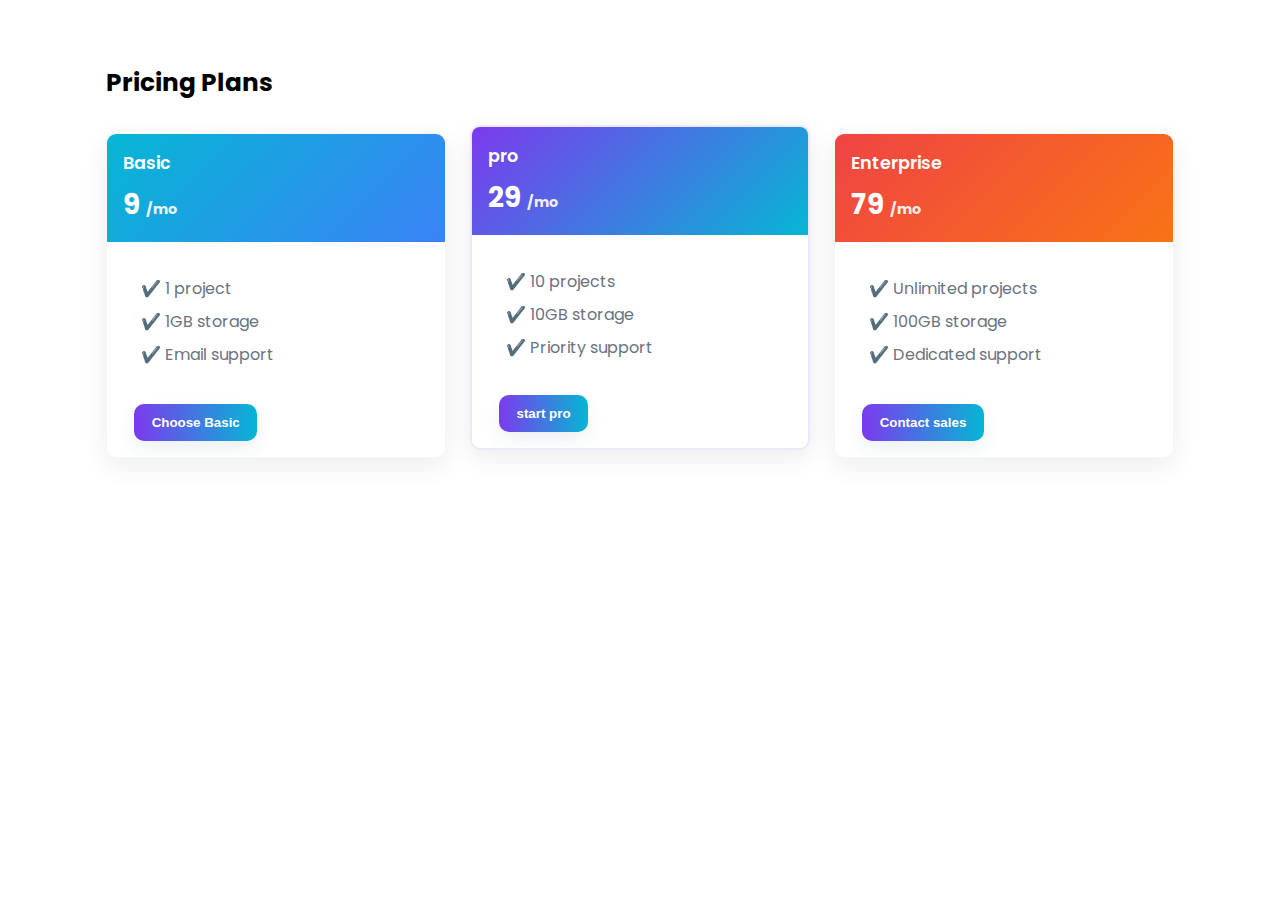
<file: project-02-Pricing-Table/index.html>
<!DOCTYPE html>
<html lang="en">
  <head>
    <meta charset="UTF-8" />
    <meta name="viewport" content="width=device-width, initial-scale=1.0" />
    <title>Responsive Pricing Tables</title>
    <link rel="stylesheet" href="style.css" />
  </head>
  <body>
    <section class="container">
      <div class="header">
        <h1>Pricing Plans</h1>
      </div>

      <div class="plans">
        <!-- Basic -->
        <article class="card">
          <div class="card_header">
            <h3 class="card_title">Basic</h3>
            <div class="card_price">
              <span class="price">9</span>
              <span class="card_period">/mo</span>
            </div>
          </div>
          <div class="card-body">
            <ul class="fetures">
              <li>✔️ 1 project</li>
              <li>✔️ 1GB storage</li>
              <li>✔️ Email support</li>
            </ul>
          </div>

          <div class="btn-wraper">
            <button class="btn">Choose Basic</button>
          </div>
        </article>
        <!-- Pro -->
        <article class="card featured">
          <div class="card_header second">
            <h3 class="card_title">pro</h3>
            <div class="card_price">
              <span class="price">29</span>
              <span class="card_period">/mo</span>
            </div>
          </div>
          <div class="card-body">
            <ul class="fetures">
              <li>✔️ 10 projects</li>
              <li>✔️ 10GB storage</li>
              <li>✔️ Priority support</li>
            </ul>
          </div>

          <div class="btn-wraper">
            <button class="btn">start pro</button>
          </div>
        </article>
        <!-- Enterprise -->
        <article class="card">
          <div class="card_header third">
            <h3 class="card_title">Enterprise</h3>
            <div class="card_price">
              <span class="price">79</span>
              <span class="card_period">/mo</span>
            </div>
          </div>
          <div class="card-body">
            <ul class="fetures">
              <li>✔️ Unlimited projects</li>
              <li>✔️ 100GB storage</li>
              <li>✔️ Dedicated support</li>
            </ul>
          </div>

          <div class="btn-wraper">
            <button class="btn">Contact sales</button>
          </div>
        </article>
      </div>
    </section>
  </body>
</html>
</file>
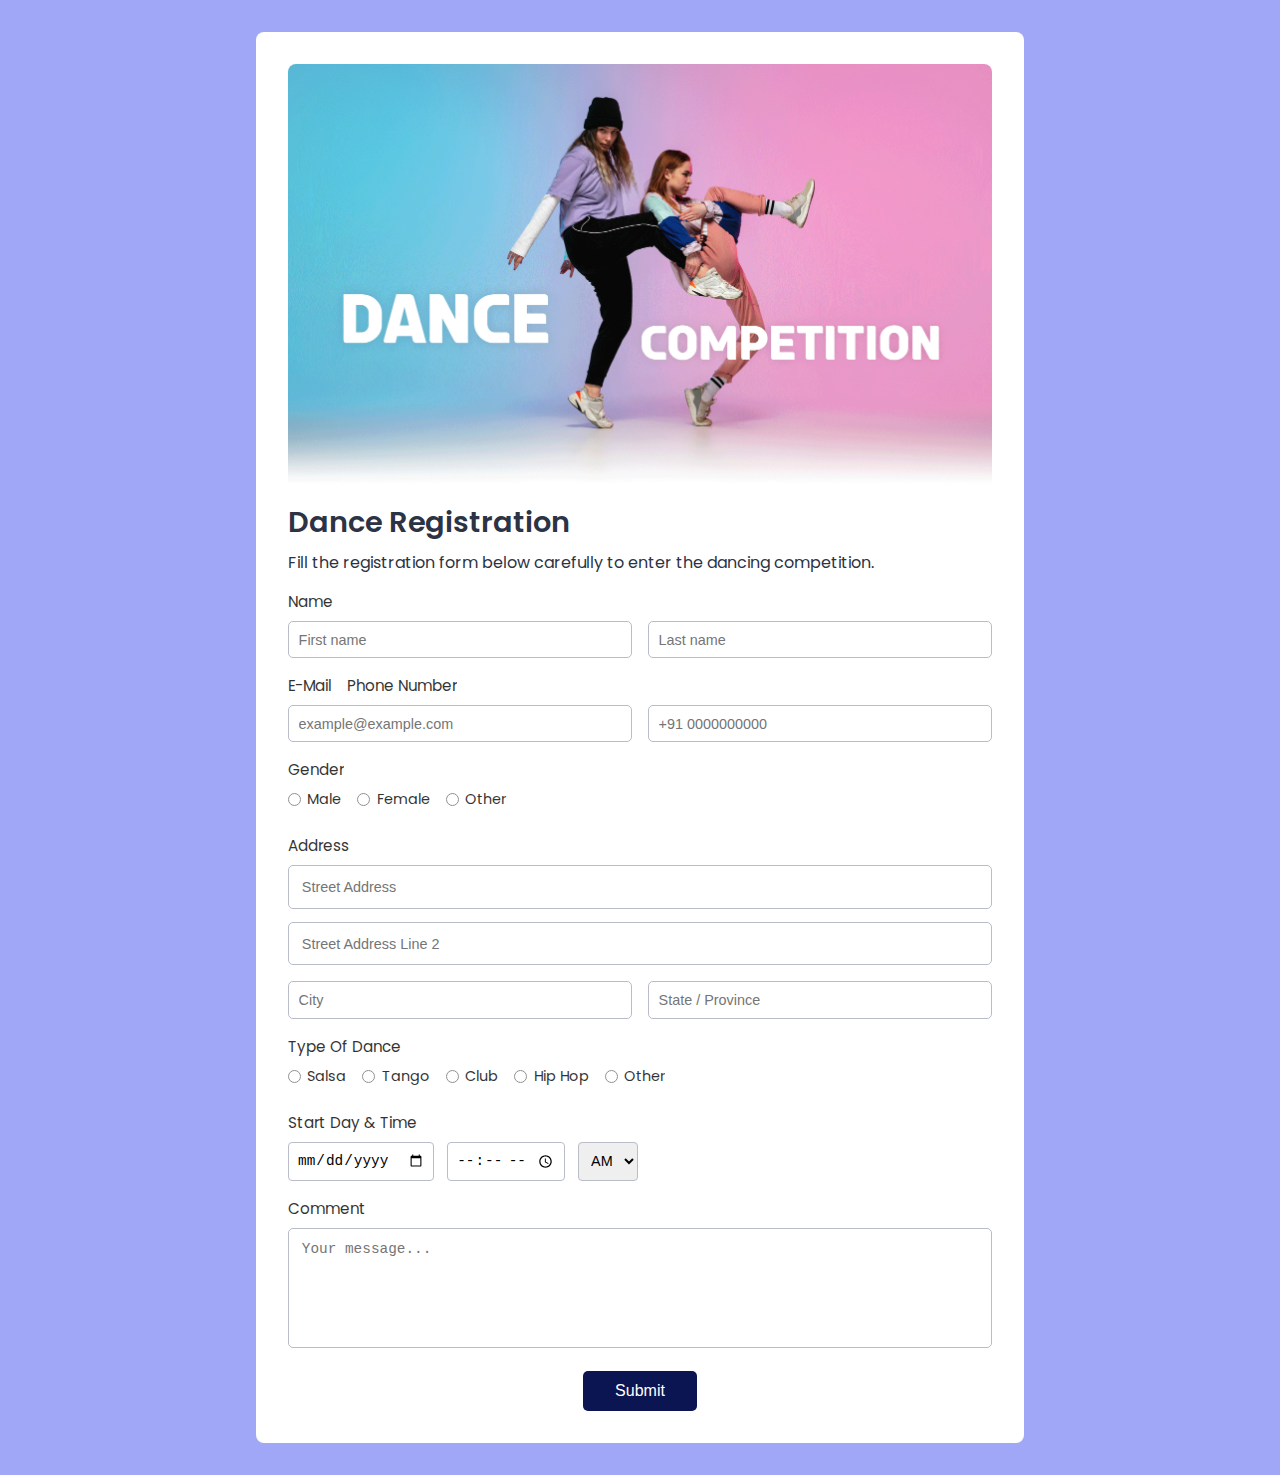
<file: project-03-Registration-Form/index.html>
<!DOCTYPE html>
<html lang="en">
  <head>
    <meta charset="UTF-8" />
    <meta name="viewport" content="width=device-width, initial-scale=1.0" />
    <title>Dance Registration</title>
    <link rel="stylesheet" href="style.css" />
  </head>
  <body>
    <section>
      <div class="main">
        <!-- Image -->
        <div class="img-container">
          <img
            src="img/Dance Competition Poster.png"
            alt="Dance Competition Poster" />
        </div>

        <div class="wrapper">
          <!-- Form heading -->
          <div class="heading-subheading">
            <h1 class="title">Dance Registration</h1>
            <p class="sub-title">
              Fill the registration form below carefully to enter the dancing
              competition.
            </p>
          </div>

          <!-- Form -->
          <form>
            <!-- Name -->
            <div class="input-container mtb">
              <label>Name</label>
              <div class="input-boxes">
                <input
                  type="text"
                  placeholder="First name"
                  class="input-small"
                  required />
                <input
                  type="text"
                  placeholder="Last name"
                  class="input-small"
                  required />
              </div>
            </div>

            <!-- Email & Phone -->
            <div class="input-container mtb">
              <div class="labels-container">
                <label for="email">E-mail</label>
                <label for="phone" class="mrl">Phone Number</label>
              </div>
              <div class="input-boxes">
                <input
                  type="email"
                  placeholder="example@example.com"
                  id="email"
                  class="input-small"
                  required />
                <input
                  type="tel"
                  placeholder="+91 0000000000"
                  id="phone"
                  class="input-small"
                  required />
              </div>
            </div>

            <!-- Gender -->
            <div class="input-container mtb">
              <label>Gender</label>
              <div class="input-boxes">
                <label class="radio-label">
                  <input type="radio" name="gender" value="male" /> Male
                </label>
                <label class="radio-label">
                  <input type="radio" name="gender" value="female" /> Female
                </label>
                <label class="radio-label">
                  <input type="radio" name="gender" value="other" /> Other
                </label>
              </div>
            </div>

            <!-- Address -->
            <div class="input-container mtb">
              <label>Address</label>
              <div class="input-large-box">
                <input
                  type="text"
                  placeholder="Street Address"
                  class="input-large"
                  required />
                <input
                  type="text"
                  placeholder="Street Address Line 2"
                  class="input-large"
                  required />
              </div>
              <div class="input-boxes mtb">
                <input
                  type="text"
                  placeholder="City"
                  class="input-small"
                  required />
                <input
                  type="text"
                  placeholder="State / Province"
                  class="input-small"
                  required />
              </div>
            </div>

            <!-- Type of Dance -->
            <div class="input-container mtb">
              <label>Type of Dance</label>
              <div class="input-boxes">
                <label class="radio-label">
                  <input type="radio" name="dance" value="salsa" /> Salsa
                </label>
                <label class="radio-label">
                  <input type="radio" name="dance" value="tango" /> Tango
                </label>
                <label class="radio-label">
                  <input type="radio" name="dance" value="club" /> Club
                </label>
                <label class="radio-label">
                  <input type="radio" name="dance" value="hiphop" /> Hip Hop
                </label>
                <label class="radio-label">
                  <input type="radio" name="dance" value="other" /> Other
                </label>
              </div>
            </div>

            <!-- Start Date & Time -->
            <div class="input-container mtb">
              <label>Start Day & Time</label>
              <div class="date-time-box">
                <input type="date" class="date-input" required />
                <input type="time" class="date-input" required />
                <select>
                  <option value="am">AM</option>
                  <option value="pm">PM</option>
                </select>
              </div>
            </div>

            <!-- Comment -->
            <div class="input-container mtb">
              <label for="comment">Comment</label>
              <textarea
                id="comment"
                placeholder="Your message..."
                required></textarea>
            </div>

            <!-- Submit Button -->
            <div class="btn-box">
              <button type="submit" class="btn">Submit</button>
            </div>
          </form>
        </div>
      </div>
    </section>
  </body>
</html>
</file>
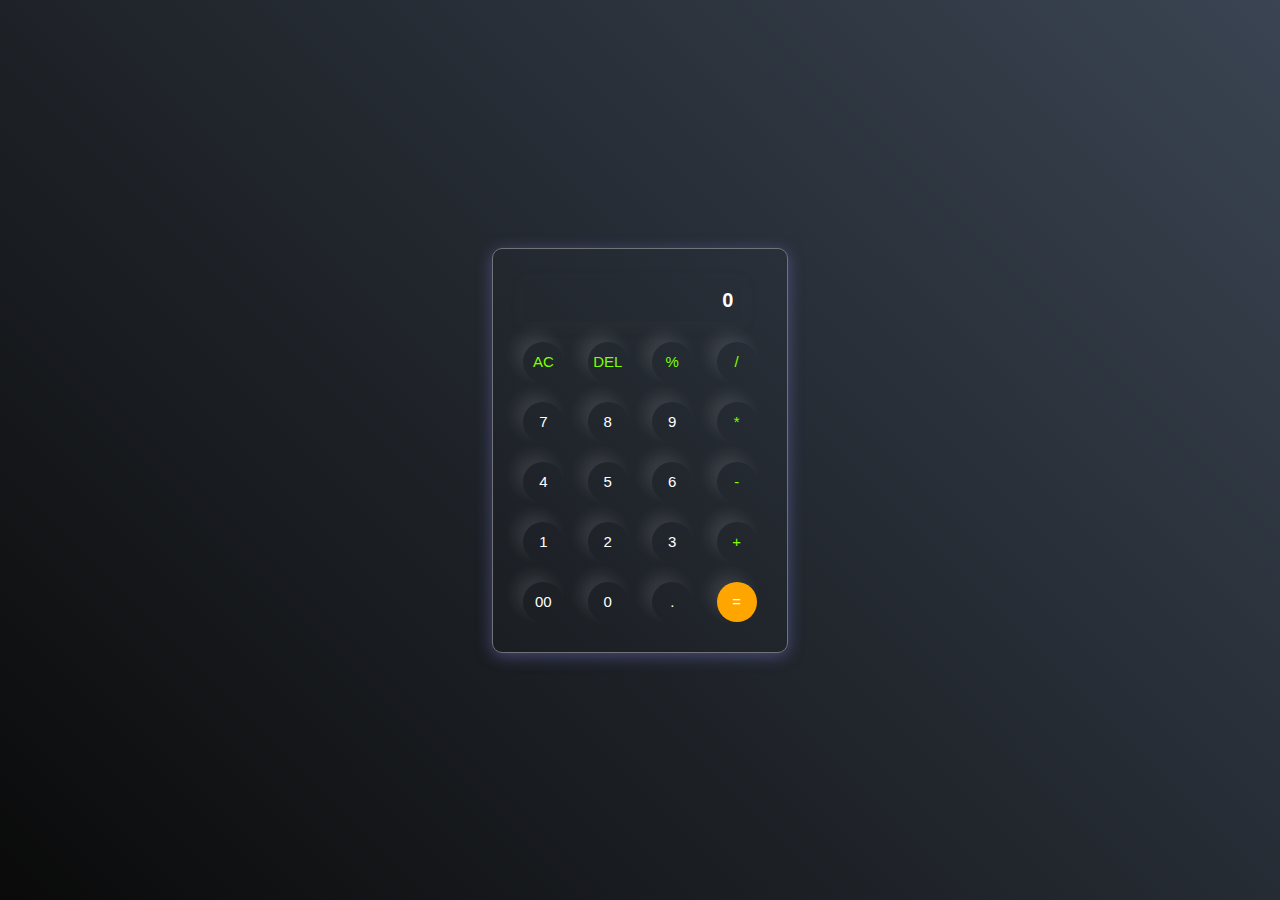
<file: project-05-Calculator/index.html>
<!DOCTYPE html>
<html lang="en">
  <head>
    <meta charset="UTF-8" />
    <meta name="viewport" content="width=device-width, initial-scale=1.0" />
    <title>Calculator</title>
    <link rel="stylesheet" href="style.css" />
  </head>

  <body>
    <div class="calculator">
      <input id="input-box" type="text" placeholder="0" readonly />
      <div>
        <button class="operator">AC</button>
        <button class="operator">DEL</button>
        <button class="operator">%</button>
        <button class="operator">/</button>
      </div>
      <div>
        <button>7</button>
        <button>8</button>
        <button>9</button>
        <button class="operator">*</button>
      </div>
      <div>
        <button>4</button>
        <button>5</button>
        <button>6</button>
        <button class="operator">-</button>
      </div>
      <div>
        <button>1</button>
        <button>2</button>
        <button>3</button>
        <button class="operator">+</button>
      </div>
      <div>
        <button>00</button>
        <button>0</button>
        <button>.</button>
        <button style="background-color: orange">=</button>
      </div>
    </div>
    <script src="script.js"></script>
  </body>
</html>
</file>
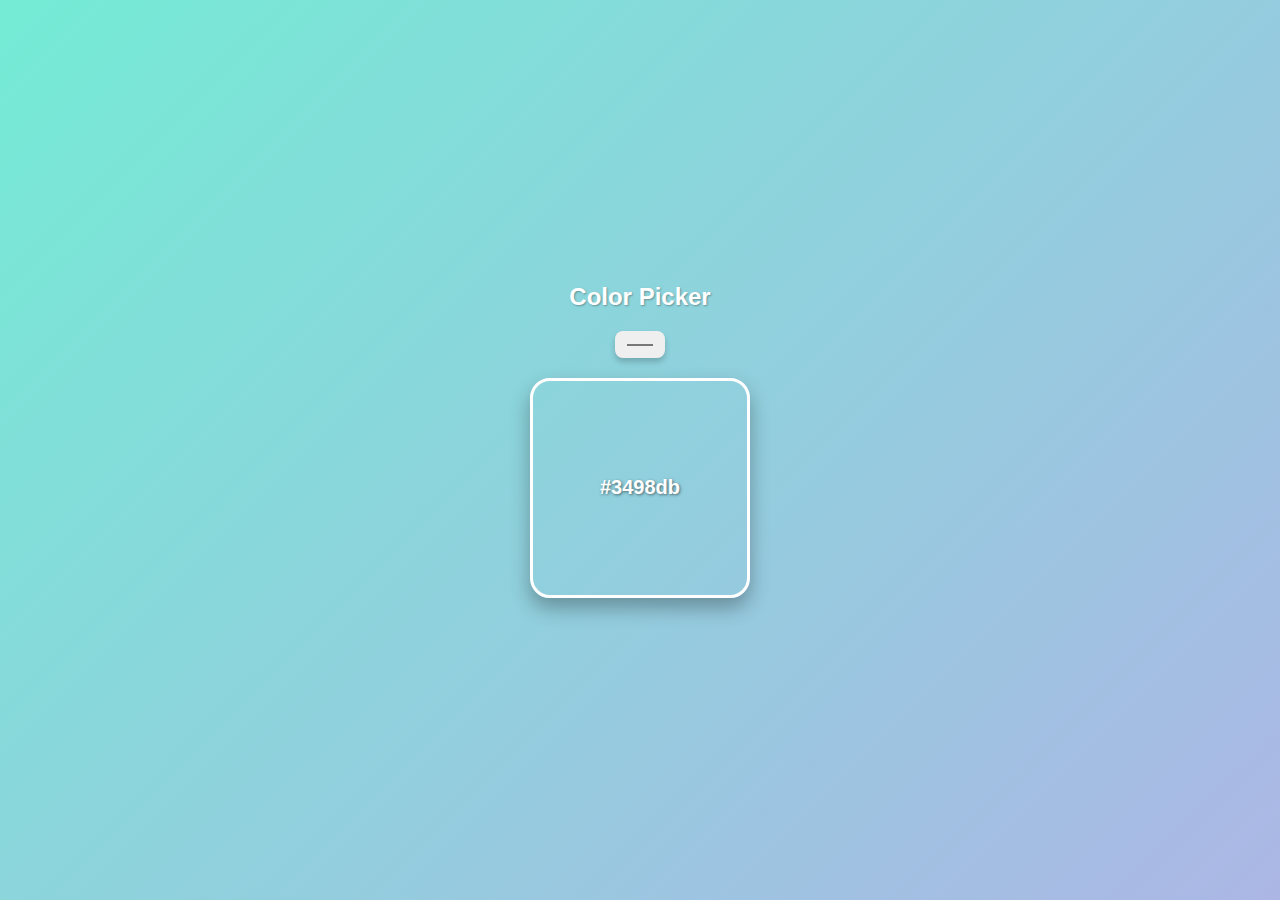
<file: project-06- Color-Picker/index.html>
<!DOCTYPE html>
<html lang="en">
  <head>
    <meta charset="UTF-8" />
    <meta name="viewport" content="width=device-width, initial-scale=1.0" />
    <title>Color Picker</title>
    <link rel="stylesheet" href="style.css" />
  </head>
  <body>
    <h2>Color Picker</h2>

    <!-- Color Input -->
    <input type="color" id="colorPicker" value="#3498db" />

    <!-- Color Display Box -->
    <div class="swatch" id="colorSwatch">#3498db</div>

    <script src="script.js"></script>
  </body>
</html>
</file>
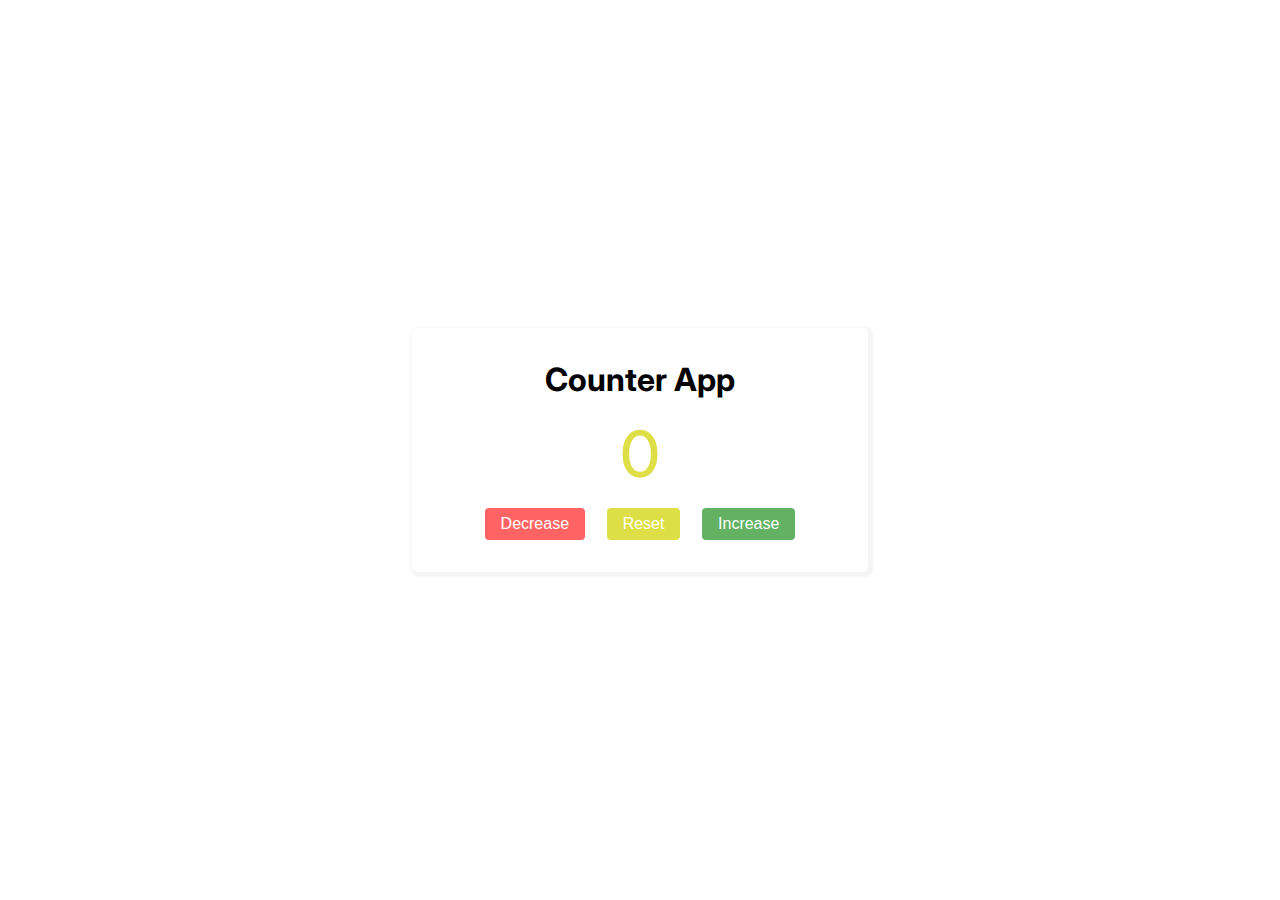
<file: project-07-Counter-App/index.html>
<!DOCTYPE html>
<html lang="en">
  <head>
    <meta charset="UTF-8" />
    <meta name="viewport" content="width=device-width, initial-scale=1.0" />
    <title>Counter App</title>
    <link rel="stylesheet" href="style.css" />
  </head>
  <body>
    <section class="main">
      <div class="counter-container">
        <h1>Counter App</h1>

        <h3>0</h3>

        <div class="btn-container">
          <button class="btn" id="decrease">Decrease</button>
          <button class="btn" id="reset">Reset</button>
          <button class="btn" id="increase">Increase</button>
        </div>
      </div>
    </section>
    <script src="script.js"></script>
  </body>
</html>
</file>
<file: project-02-Pricing-Table/style.css>
@import url("https://fonts.googleapis.com/css2?family=Poppins:ital,wght@0,100;0,200;0,300;0,400;0,500;0,600;0,700;0,800;0,900;1,100;1,200;1,300;1,400;1,500;1,600;1,700;1,800;1,900&display=swap");
* {
  margin: 0;
  padding: 0;
  box-sizing: border-box;
}

html,
body {
  height: auto;
  font-family: "Poppins", sans-serif;
}

h1 {
  margin-bottom: 2rem;
  font-size: 1.55rem;
}

.container {
  max-width: 1100px;
  margin: 3rem auto;
  padding: 1rem 16px;
}
.plans {
  display: grid;
  grid-template-columns: repeat(auto-fit, minmax(260px, 1fr));
  gap: 1.5rem;
  height: 100%;
  align-items: stretch;
}

.card {
  border-radius: 10px;
  overflow: hidden;
  display: flex;
  flex-direction: column;
  box-shadow: 0 8px 24px rgba(16, 24, 40, 0.08);
  border: 1px solid rgba(15, 23, 42, 0.04);
  transition: 0.3s;
  z-index: 999;
}

.card:hover {
  transform: translateY(-6px);
  box-shadow: 0 18px 35px rgba(15, 23, 42, 0.12);
}

.card_header {
  background: linear-gradient(135deg, #06b6d4, #3b82f6);
  color: white;
  padding: 1rem;
  display: flex;
  flex-direction: column;
  gap: 0.5rem;
}

.second {
  background: linear-gradient(135deg, #7c3aed, #06b6d4);
}
.third {
  background: linear-gradient(135deg, #ef4444, #f97316);
}
.card_title {
  font-size: 1.1rem;
  font-weight: 600;
}

.card_price {
  font-size: 1.75rem;
  font-weight: 700;
}

.card_period {
  font-size: 0.9rem;
  opacity: 0.9;
}

.card-body {
  padding: 1.25rem;
  display: flex;
  flex-direction: column;
  gap: 1rem;
  flex: 1;
}

.fetures {
  padding: 0.9rem;
  display: flex;
  flex-direction: column;
  gap: 0.5rem;
  flex: 1;
}

.fetures li {
  list-style: none;
  display: flex;
  gap: 0.1rem;
  align-items: center;
  color: #6b7280;
}

.btn-wraper {
  margin: 0 8%;
}
.btn {
  display: inline-block;
  text-decoration: none;
  padding: 0.7rem 1.1rem;
  border-radius: 10px;
  font-weight: 600;
  border: none;
  cursor: pointer;
  color: #fff;
  box-shadow: 0 8px 18px rgba(12, 74, 110, 0.08);
  transition: transform 0.18s, box-shadow 0.18s;
  background-image: linear-gradient(90deg, #7c3aed, #06b6d4);
  margin-bottom: 1rem;
}

.card.featured {
  transform: translateY(-8px);
  border: 2px solid rgba(124, 58, 237, 0.12);
}
.card.featured .card__header {
  box-shadow: inset 0 -24px 40px rgba(0, 0, 0, 0.06);
}

@media (max-width: 420px) {
  .card__price {
    font-size: 1.4rem;
  }
}
</file>
<file: project-03-Registration-Form/style.css>
@import url("https://fonts.googleapis.com/css2?family=Poppins:wght@100;200;300;400;500;600&display=swap");

* {
  margin: 0;
  padding: 0;
  box-sizing: border-box;
}

html,
body {
  font-family: "Poppins", sans-serif;
  width: 100%;
  min-height: 100vh;
  background-color: #9fa7f6;
}

:root {
  --primary-color: #fff;
  --text-color: #2c3345;
  --border: 1px solid #b8bdc9;
  --btn-bg: #0a1551;
}

section {
  max-width: 1200px;
  width: 60%;
  margin: 2rem auto;
  padding: 2rem;
  background-color: var(--primary-color);
  border-radius: 8px;
}

/* Wrapper */
.wrapper {
  width: 100%;
  margin: 0 auto;
}

.mtb {
  margin: 1rem 0;
}

/* Image */
.img-container img {
  width: 100%;
  height: auto;
  display: block;
  border-radius: 8px;
}

/* Heading */
.title {
  font-size: 1.8rem;
  font-weight: 600;
  color: var(--text-color);
  margin-bottom: 0.5rem;
}

.sub-title {
  font-size: 1rem;
  color: var(--text-color);
  line-height: 1.4;
}

/* Labels */
label {
  font-size: 0.95rem;
  text-transform: capitalize;
  margin-bottom: 0.5rem;
  display: block;
  opacity: 0.8;
}

.labels-container {
  display: flex;
  gap: 1rem;
}

/* Input Boxes */
.input-boxes {
  display: flex;
  gap: 1rem;
  flex-wrap: wrap;
}

.input-small {
  flex: 1;
  padding: 0.6rem;
  border: var(--border);
  border-radius: 5px;
  font-size: 0.9rem;
}

.input-large-box {
  display: flex;
  flex-direction: column;
  gap: 0.8rem;
}

.input-large {
  width: 100%;
  padding: 0.8rem;
  border: var(--border);
  border-radius: 5px;
  font-size: 0.9rem;
}

/* Radio Boxes */
.input-radio-box {
  display: flex;
  flex-wrap: wrap;
  gap: 1rem;
}

.radio {
  display: flex;
  align-items: center;
  gap: 0.4rem;
}

.input-boxes {
  display: flex;
  gap: 1rem;
  flex-wrap: wrap;
}

.radio-label {
  display: flex;
  align-items: center;
  gap: 0.4rem;
  font-size: 0.9rem;
  cursor: pointer;
}

input[type="radio"] {
  accent-color: #0a1551;
}

/* Date & Time */
.date-time-box {
  display: flex;
  flex-wrap: wrap;
  gap: 0.8rem;
}

.date-input,
select {
  padding: 0.5rem;
  border: var(--border);
  border-radius: 4px;
  font-size: 0.9rem;
  outline: none;
}

/* Textarea */
textarea {
  width: 100%;
  min-height: 120px;
  padding: 0.8rem;
  border: var(--border);
  border-radius: 5px;
  resize: none;
  font-size: 0.9rem;
}

/* Button */
.btn-box {
  display: flex;
  justify-content: center;
  margin-top: 1rem;
}

.btn {
  background-color: var(--btn-bg);
  color: var(--primary-color);
  padding: 0.7rem 2rem;
  border: none;
  border-radius: 5px;
  font-size: 1rem;
  cursor: pointer;
  transition: background 0.3s;
}

.btn:hover {
  background-color: #343c6a;
}

input:hover,
textarea:hover {
  outline: 2px solid #80b3e3;
}

input[type="radio"]:hover {
  outline: none;
}

/* Responsive */
@media (max-width: 768px) {
  section {
    width: 95%;
    padding: 1rem;
  }

  .input-boxes,
  .date-time-box {
    flex-direction: column;
  }
}
</file>
<file: project-05-Calculator/style.css>
* {
  padding: 0;
  margin: 0;
  box-sizing: border-box;
  font-family: sans-serif;
}

body {
  width: 100%;
  height: 100vh;
  display: flex;
  justify-content: center;
  align-items: center;
  background: linear-gradient(45deg, #0a0a0a, #3a4452);
}

.calculator {
  border: 1px solid #717377;
  padding: 20px;
  border-radius: 10px;
  box-shadow: 0px 3px 15px rgb(113, 115, 199, 0.5);
  background-color: transparent;
}

.calculator input {
  width: 220px;
  background-color: transparent;
  border: none;
  outline: none;
  margin: 10px;
  padding: 10px;
  box-shadow: 0px 3px 15px rgb(84, 84, 84, 0.1);
  font-size: 20px;
  text-align: right;
  color: wheat;
  font-weight: 600;
}

.calculator input::placeholder {
  color: white;
}
button {
  border: none;
  width: 40px;
  height: 40px;
  margin: 10px;
  border-radius: 50%;
  background-color: transparent;
  color: white;
  font-size: 15px;
  box-shadow: -8px -8px 15px rgb(255, 255, 255, 0.1);
  cursor: pointer;
}
.operator {
  color: chartreuse;
}
</file>
<file: project-06- Color-Picker/style.css>
* {
  margin: 0;
  padding: 0;
  box-sizing: border-box;
}
body {
  font-family: "Segoe UI", Tahoma, Geneva, Verdana, sans-serif;
  display: flex;
  flex-direction: column;
  align-items: center;
  justify-content: center;
  height: 100vh;
  margin: 0;
  background: linear-gradient(135deg, #74ebd5, #acb6e5);
  transition: background 0.5s;
}

h2 {
  color: #fff;
  margin-bottom: 20px;
  text-shadow: 1px 1px 2px rgba(0, 0, 0, 0.3);
}

input[type="color"] {
  padding: 10px;
  border: none;
  border-radius: 8px;
  cursor: pointer;
  box-shadow: 0 4px 6px rgba(0, 0, 0, 0.2);
  transition: transform 0.2s;
}

input[type="color"]:hover {
  transform: scale(1.1);
}

.swatch {
  width: 220px;
  height: 220px;
  margin: 20px 0;
  border-radius: 20px;
  border: 3px solid #fff;
  display: flex;
  align-items: center;
  justify-content: center;
  font-weight: bold;
  font-size: 20px;
  color: #fff;
  box-shadow: 0 10px 20px rgba(0, 0, 0, 0.3);
  transition: background-color 0.5s, color 0.5s;
  text-shadow: 1px 1px 3px rgba(0, 0, 0, 0.5);
}
</file>
<file: project-07-Counter-App/style.css>
@import url("https://fonts.googleapis.com/css2?family=Inter:opsz@14..32&display=swap");
* {
  margin: 0;
  padding: 0;
  box-sizing: border-box;
}

h3 {
  font-size: 4rem;
  font-weight: 500;
  color: rgba(212, 212, 13, 0.765);
}

.main {
  width: 100%;
  height: 100vh;
  display: flex;
  align-items: center;
  justify-content: center;
  font-family: "Inter", sans-serif;
}

.counter-container {
  padding: 2rem 4rem;
  display: flex;
  flex-direction: column;
  align-items: center;
  gap: 1rem;
  border-radius: 5px;
  box-shadow: 2px 2px 2px 3px whitesmoke;
}

.btn {
  margin: 0 0.55rem;
  padding: 0.45rem 1rem;
  cursor: pointer;
  border-radius: 4px;
  border: none;
  font-size: 1rem;
  color: white;
}
.btn:nth-child(1) {
  background-color: rgba(255, 0, 0, 0.612);
}
.btn:nth-child(2) {
  background-color: rgba(212, 212, 13, 0.765);
}
.btn:nth-child(3) {
  background-color: rgba(0, 128, 0, 0.612);
}
</file>
